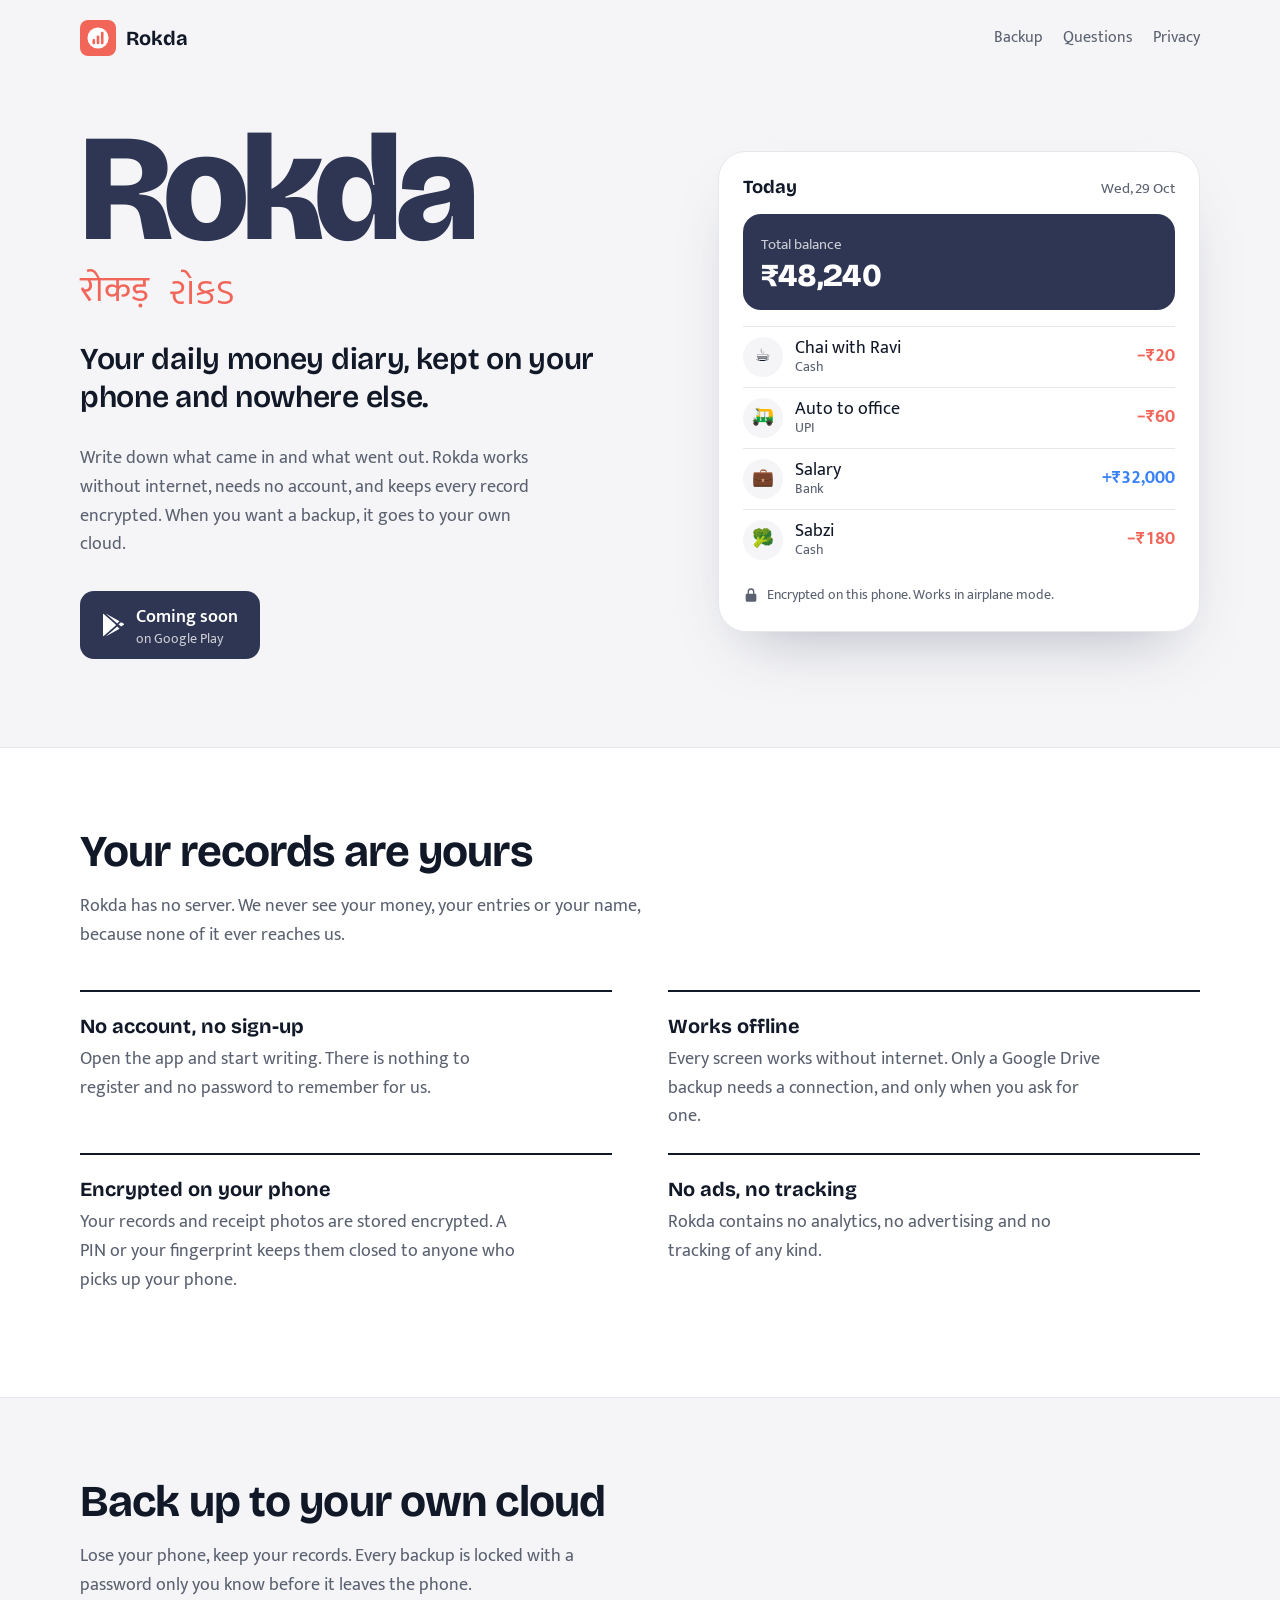
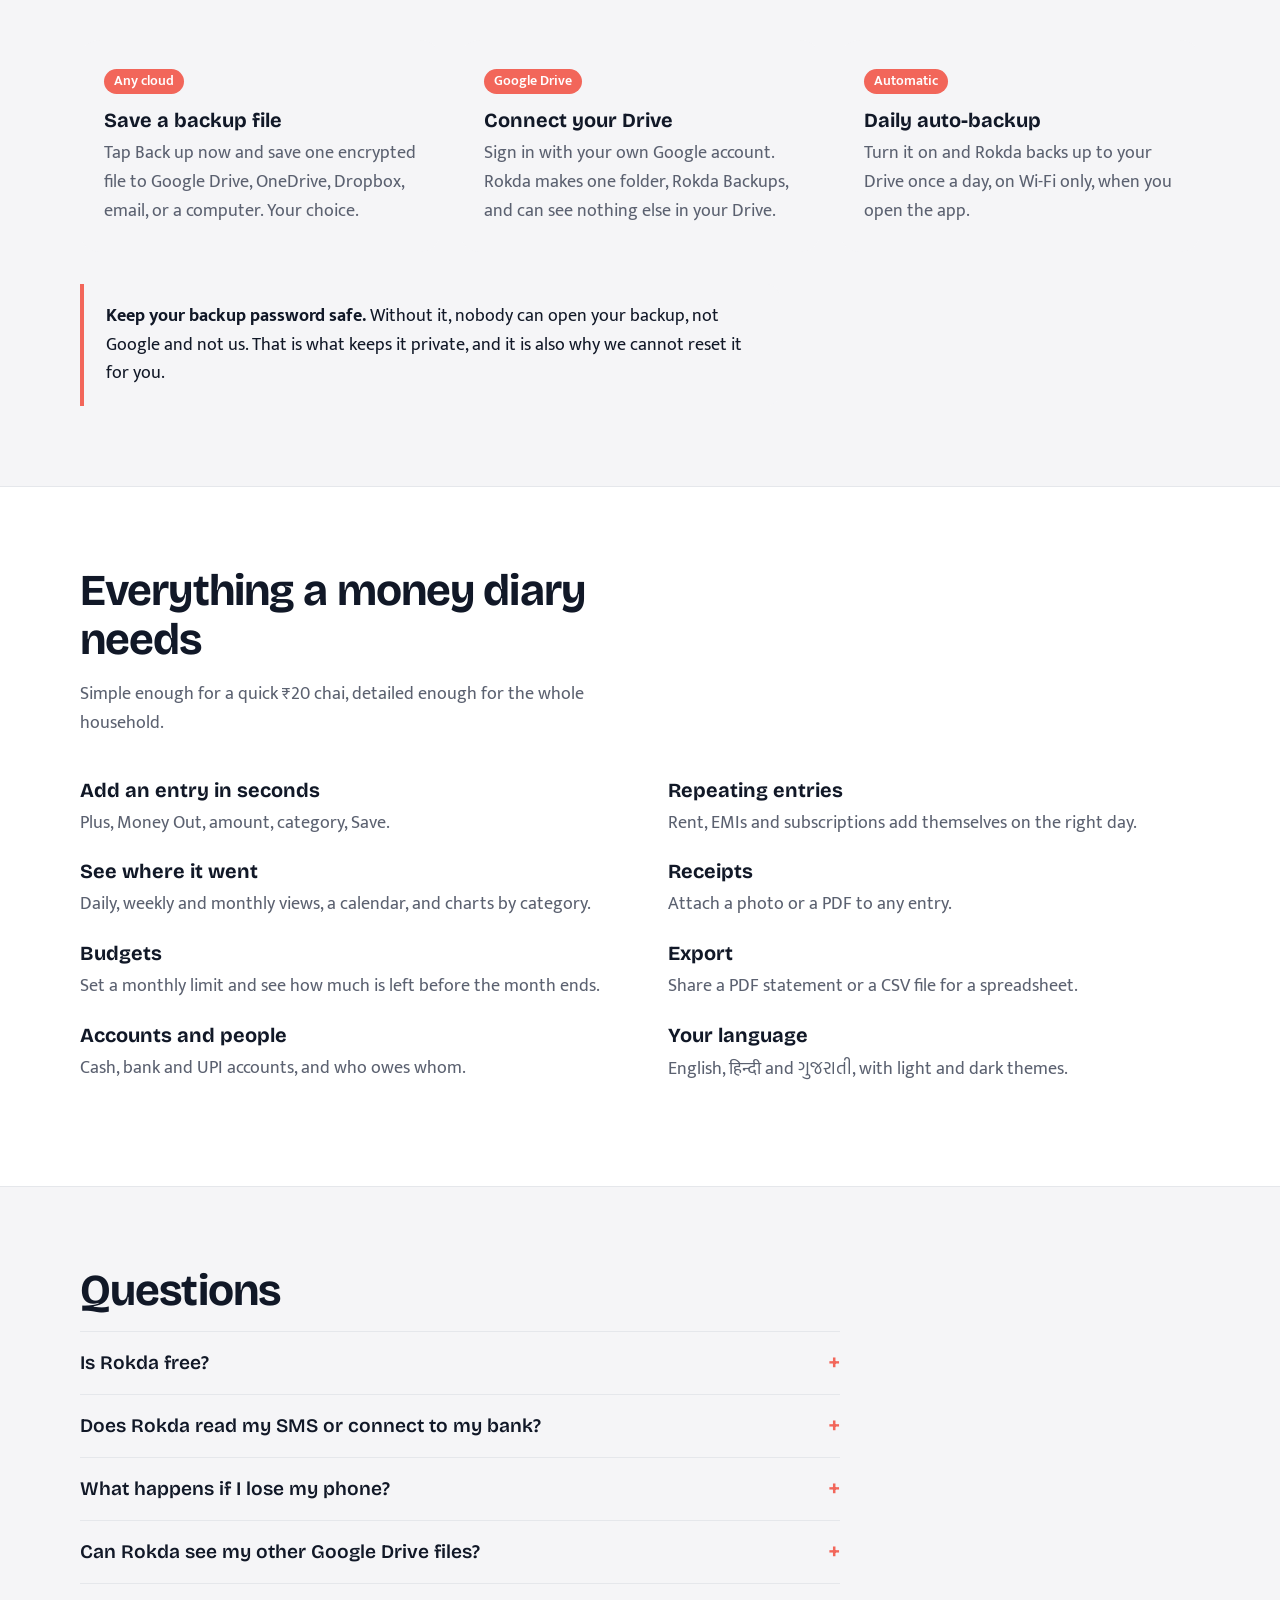
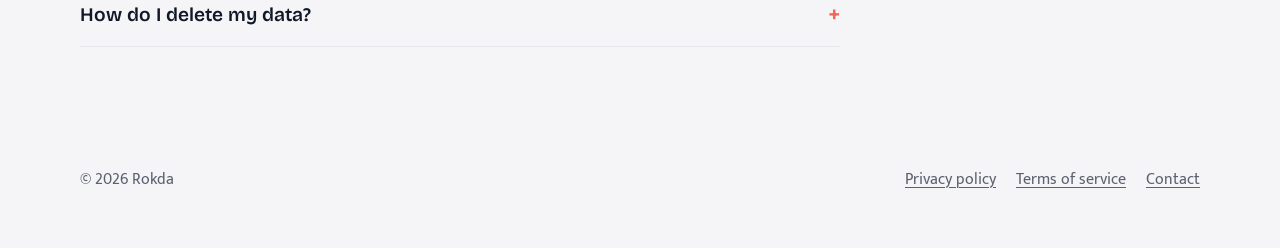
<file: index.html>
<!doctype html>
<html lang="en">
<head>
  <meta charset="utf-8">
  <meta name="viewport" content="width=device-width, initial-scale=1">
  <title>Rokda: Daily Money Diary</title>
  <meta name="description" content="Rokda is a private money diary for Android. It works offline, keeps your records encrypted on your phone, and backs up to your own Google Drive or any cloud you choose.">
  <!-- Google Search Console: paste your verification tag here to prove you own this site (needed for the Google sign-in consent screen). -->
  <!-- <meta name="google-site-verification" content="PASTE-CODE-HERE"> -->
  <meta property="og:title" content="Rokda: Daily Money Diary">
  <meta property="og:description" content="A private, offline money diary for Android. Your records stay on your phone.">
  <meta property="og:image" content="icon.png">
  <meta name="theme-color" content="#F2665A">
  <link rel="icon" href="logo.svg" type="image/svg+xml">
  <link rel="apple-touch-icon" href="icon.png">
  <link rel="preconnect" href="https://fonts.googleapis.com">
  <link rel="preconnect" href="https://fonts.gstatic.com" crossorigin>
  <link href="https://fonts.googleapis.com/css2?family=Bricolage+Grotesque:opsz,wght@12..96,600;12..96,700;12..96,800&family=Hind+Vadodara:wght@400;600&family=Mukta:wght@400;600;700&display=swap" rel="stylesheet">
  <link rel="stylesheet" href="styles.css">
</head>
<body>
  <a class="skip" href="#main">Skip to content</a>

  <header class="wrap top">
    <a class="brand" href="./"><img src="logo.svg" alt="" width="36" height="36">Rokda</a>
    <nav aria-label="Main">
      <a href="#backup">Backup</a>
      <a href="#faq">Questions</a>
      <a href="privacy.html">Privacy</a>
    </nav>
  </header>

  <main id="main">
    <div class="wrap hero">
      <div>
        <h1 class="wordmark">Rokda</h1>
        <p class="scripts" lang="hi"><span>रोकड़</span><span class="gu" lang="gu">રોકડ</span></p>
        <p class="lede">Your daily money diary, kept on your phone and nowhere else.</p>
        <p class="sub">Write down what came in and what went out. Rokda works without internet, needs no account, and keeps every record encrypted. When you want a backup, it goes to your own cloud.</p>
        <!-- When the app is live, change this to: <a class="get" href="https://play.google.com/store/apps/details?id=com.rokda.app"> and remove aria-disabled. -->
        <a class="get" aria-disabled="true" role="link">
          <svg width="22" height="24" viewBox="0 0 22 24" aria-hidden="true"><path fill="currentColor" d="M1 1.3v21.4c0 .4.4.6.7.4l12-10.7c.2-.2.2-.6 0-.8L1.7.9C1.4.7 1 .9 1 1.3Zm14.2 9.2L3.7.4l13.8 7.9-2.3 2.2Zm0 3 2.3 2.2L3.7 23.6l11.5-10.1Zm3.9-4.3 2.4 1.4c.7.4.7 1 0 1.4l-2.4 1.4-2.6-2.1 2.6-2.1Z"/></svg>
          <span>Coming soon<small>on Google Play</small></span>
        </a>
      </div>

      <figure class="diary" aria-label="Example of a day in Rokda">
        <div class="diary-head"><strong>Today</strong><span>Wed, 29 Oct</span></div>
        <div class="balance"><span>Total balance</span><b>₹48,240</b></div>
        <ol class="entries">
          <li><span class="dot" aria-hidden="true">☕</span><span class="what">Chai with Ravi<small>Cash</small></span><span class="amt out">−₹20</span></li>
          <li><span class="dot" aria-hidden="true">🛺</span><span class="what">Auto to office<small>UPI</small></span><span class="amt out">−₹60</span></li>
          <li><span class="dot" aria-hidden="true">💼</span><span class="what">Salary<small>Bank</small></span><span class="amt in">+₹32,000</span></li>
          <li><span class="dot" aria-hidden="true">🥦</span><span class="what">Sabzi<small>Cash</small></span><span class="amt out">−₹180</span></li>
        </ol>
        <figcaption class="diary-foot">
          <svg width="16" height="16" viewBox="0 0 24 24" aria-hidden="true"><path fill="currentColor" d="M12 2a5 5 0 0 0-5 5v3H6a2 2 0 0 0-2 2v8a2 2 0 0 0 2 2h12a2 2 0 0 0 2-2v-8a2 2 0 0 0-2-2h-1V7a5 5 0 0 0-5-5Zm-3 8V7a3 3 0 0 1 6 0v3H9Z"/></svg>
          Encrypted on this phone. Works in airplane mode.
        </figcaption>
      </figure>
    </div>

    <div class="band">
      <section class="wrap" aria-labelledby="promise-h">
        <h2 id="promise-h">Your records are yours</h2>
        <p class="intro">Rokda has no server. We never see your money, your entries or your name, because none of it ever reaches us.</p>
        <ul class="promise">
          <li><h3>No account, no sign-up</h3><p>Open the app and start writing. There is nothing to register and no password to remember for us.</p></li>
          <li><h3>Works offline</h3><p>Every screen works without internet. Only a Google Drive backup needs a connection, and only when you ask for one.</p></li>
          <li><h3>Encrypted on your phone</h3><p>Your records and receipt photos are stored encrypted. A PIN or your fingerprint keeps them closed to anyone who picks up your phone.</p></li>
          <li><h3>No ads, no tracking</h3><p>Rokda contains no analytics, no advertising and no tracking of any kind.</p></li>
        </ul>
      </section>
    </div>

    <section class="wrap" id="backup" aria-labelledby="backup-h">
      <h2 id="backup-h">Back up to your own cloud</h2>
      <p class="intro">Lose your phone, keep your records. Every backup is locked with a password only you know before it leaves the phone.</p>
      <ol class="ways">
        <li><span class="tag">Any cloud</span><h3>Save a backup file</h3><p>Tap Back up now and save one encrypted file to Google Drive, OneDrive, Dropbox, email, or a computer. Your choice.</p></li>
        <li><span class="tag">Google Drive</span><h3>Connect your Drive</h3><p>Sign in with your own Google account. Rokda makes one folder, Rokda Backups, and can see nothing else in your Drive.</p></li>
        <li><span class="tag">Automatic</span><h3>Daily auto-backup</h3><p>Turn it on and Rokda backs up to your Drive once a day, on Wi-Fi only, when you open the app.</p></li>
      </ol>
      <p class="keynote"><strong>Keep your backup password safe.</strong> Without it, nobody can open your backup, not Google and not us. That is what keeps it private, and it is also why we cannot reset it for you.</p>
    </section>

    <div class="band">
      <section class="wrap" aria-labelledby="does-h">
        <h2 id="does-h">Everything a money diary needs</h2>
        <p class="intro">Simple enough for a quick ₹20 chai, detailed enough for the whole household.</p>
        <ul class="does">
          <li><h3>Add an entry in seconds</h3><p>Plus, Money Out, amount, category, Save.</p></li>
          <li><h3>See where it went</h3><p>Daily, weekly and monthly views, a calendar, and charts by category.</p></li>
          <li><h3>Budgets</h3><p>Set a monthly limit and see how much is left before the month ends.</p></li>
          <li><h3>Accounts and people</h3><p>Cash, bank and UPI accounts, and who owes whom.</p></li>
          <li><h3>Repeating entries</h3><p>Rent, EMIs and subscriptions add themselves on the right day.</p></li>
          <li><h3>Receipts</h3><p>Attach a photo or a PDF to any entry.</p></li>
          <li><h3>Export</h3><p>Share a PDF statement or a CSV file for a spreadsheet.</p></li>
          <li><h3>Your language</h3><p>English, हिन्दी and <span lang="gu" style="font-family: var(--gujarati)">ગુજરાતી</span>, with light and dark themes.</p></li>
        </ul>
      </section>
    </div>

    <section class="wrap" id="faq" aria-labelledby="faq-h">
      <h2 id="faq-h">Questions</h2>
      <div class="faq">
        <details>
          <summary>Is Rokda free?</summary>
          <p>Yes. There are no ads and no paid features.</p>
        </details>
        <details>
          <summary>Does Rokda read my SMS or connect to my bank?</summary>
          <p>No. You write your entries yourself. Rokda never asks for SMS access or bank logins.</p>
        </details>
        <details>
          <summary>What happens if I lose my phone?</summary>
          <p>Install Rokda on your new phone, then restore from your backup file or connect the same Google account. Type your backup password and everything comes back, including receipts.</p>
        </details>
        <details>
          <summary>Can Rokda see my other Google Drive files?</summary>
          <p>No. Rokda asks Google only for access to files it creates itself. It cannot see, open or change anything else in your Drive.</p>
        </details>
        <details>
          <summary>How do I delete my data?</summary>
          <p>In the app, go to Settings and choose Delete all data. To remove Drive backups, delete the Rokda Backups folder in your Google Drive. Uninstalling the app also removes everything stored on the phone.</p>
        </details>
      </div>
    </section>
  </main>

  <footer>
    <div class="wrap">
      <span>© 2026 Rokda</span>
      <nav aria-label="Footer">
        <a href="privacy.html">Privacy policy</a>
        <a href="terms.html">Terms of service</a>
        <!-- Change to your support email address -->
        <a href="mailto:uttampipliya4@gmail.com">Contact</a>
      </nav>
    </div>
  </footer>
</body>
</html>
</file>
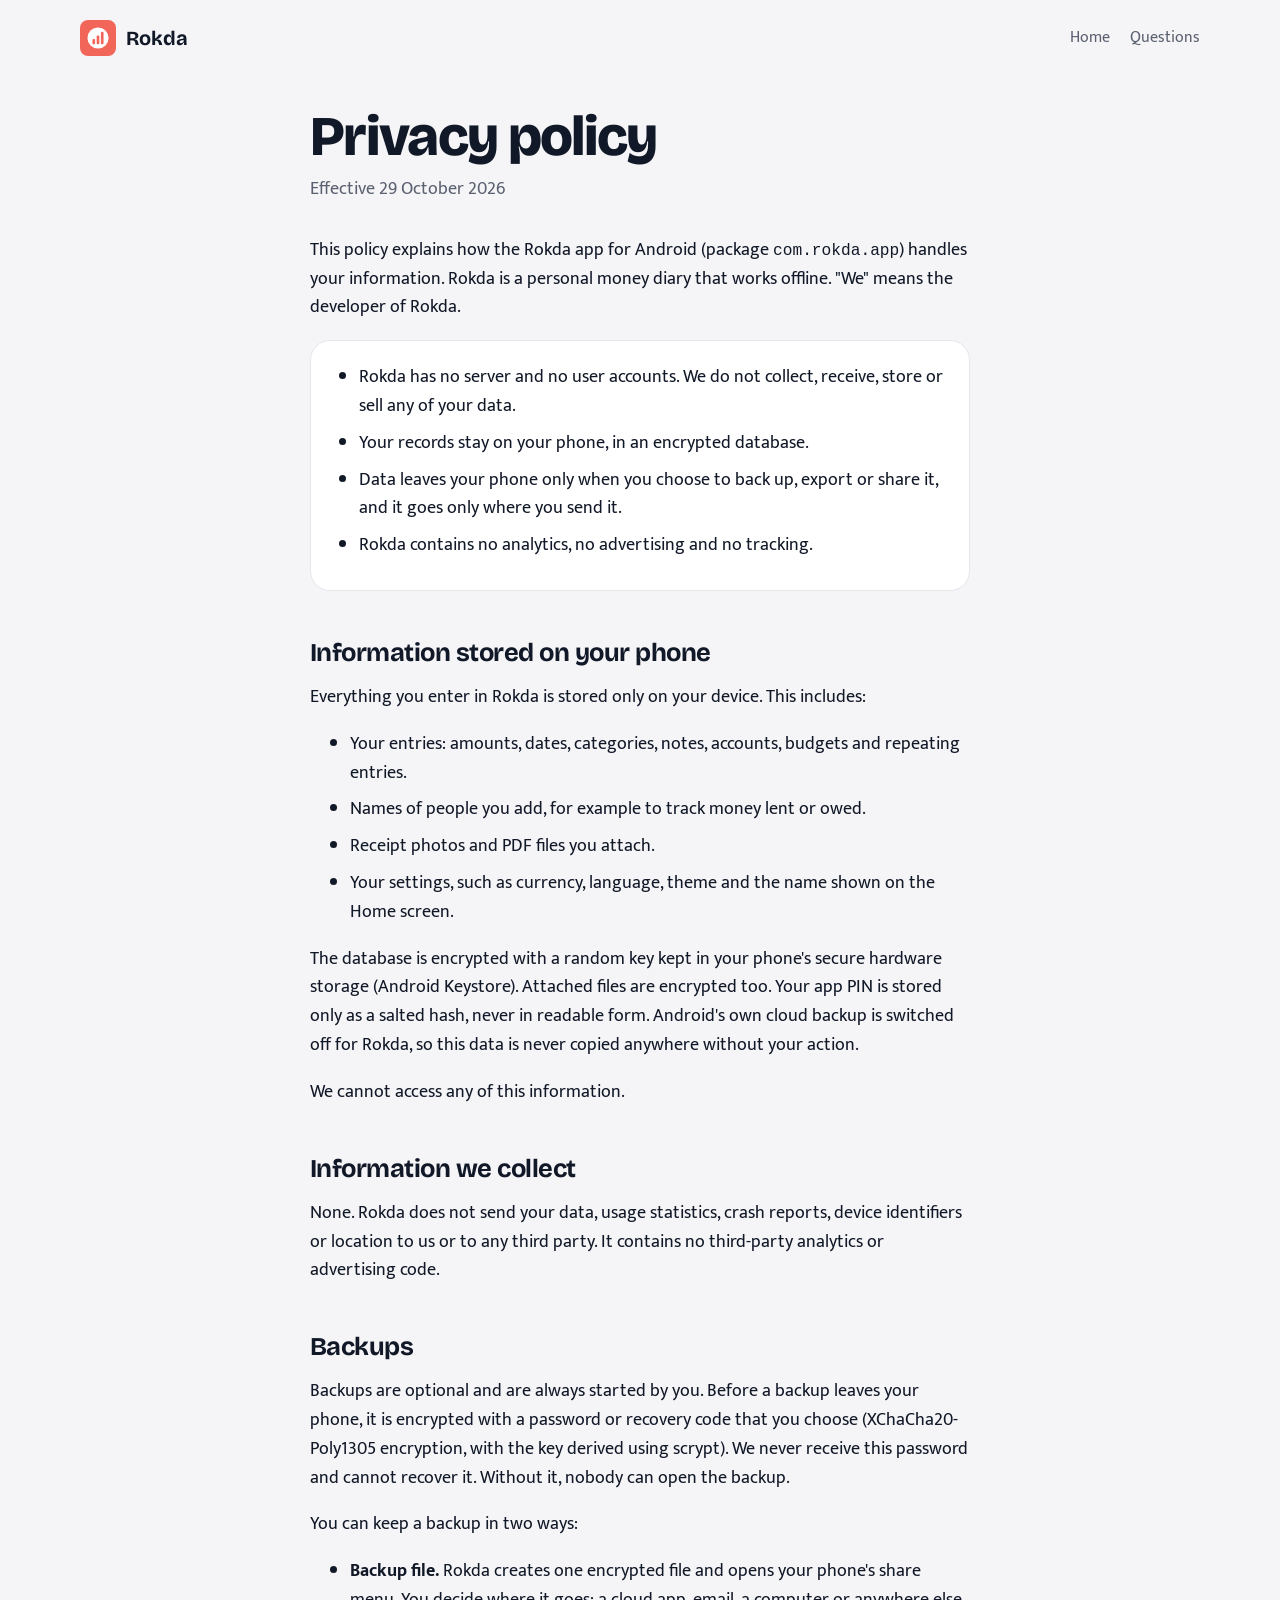
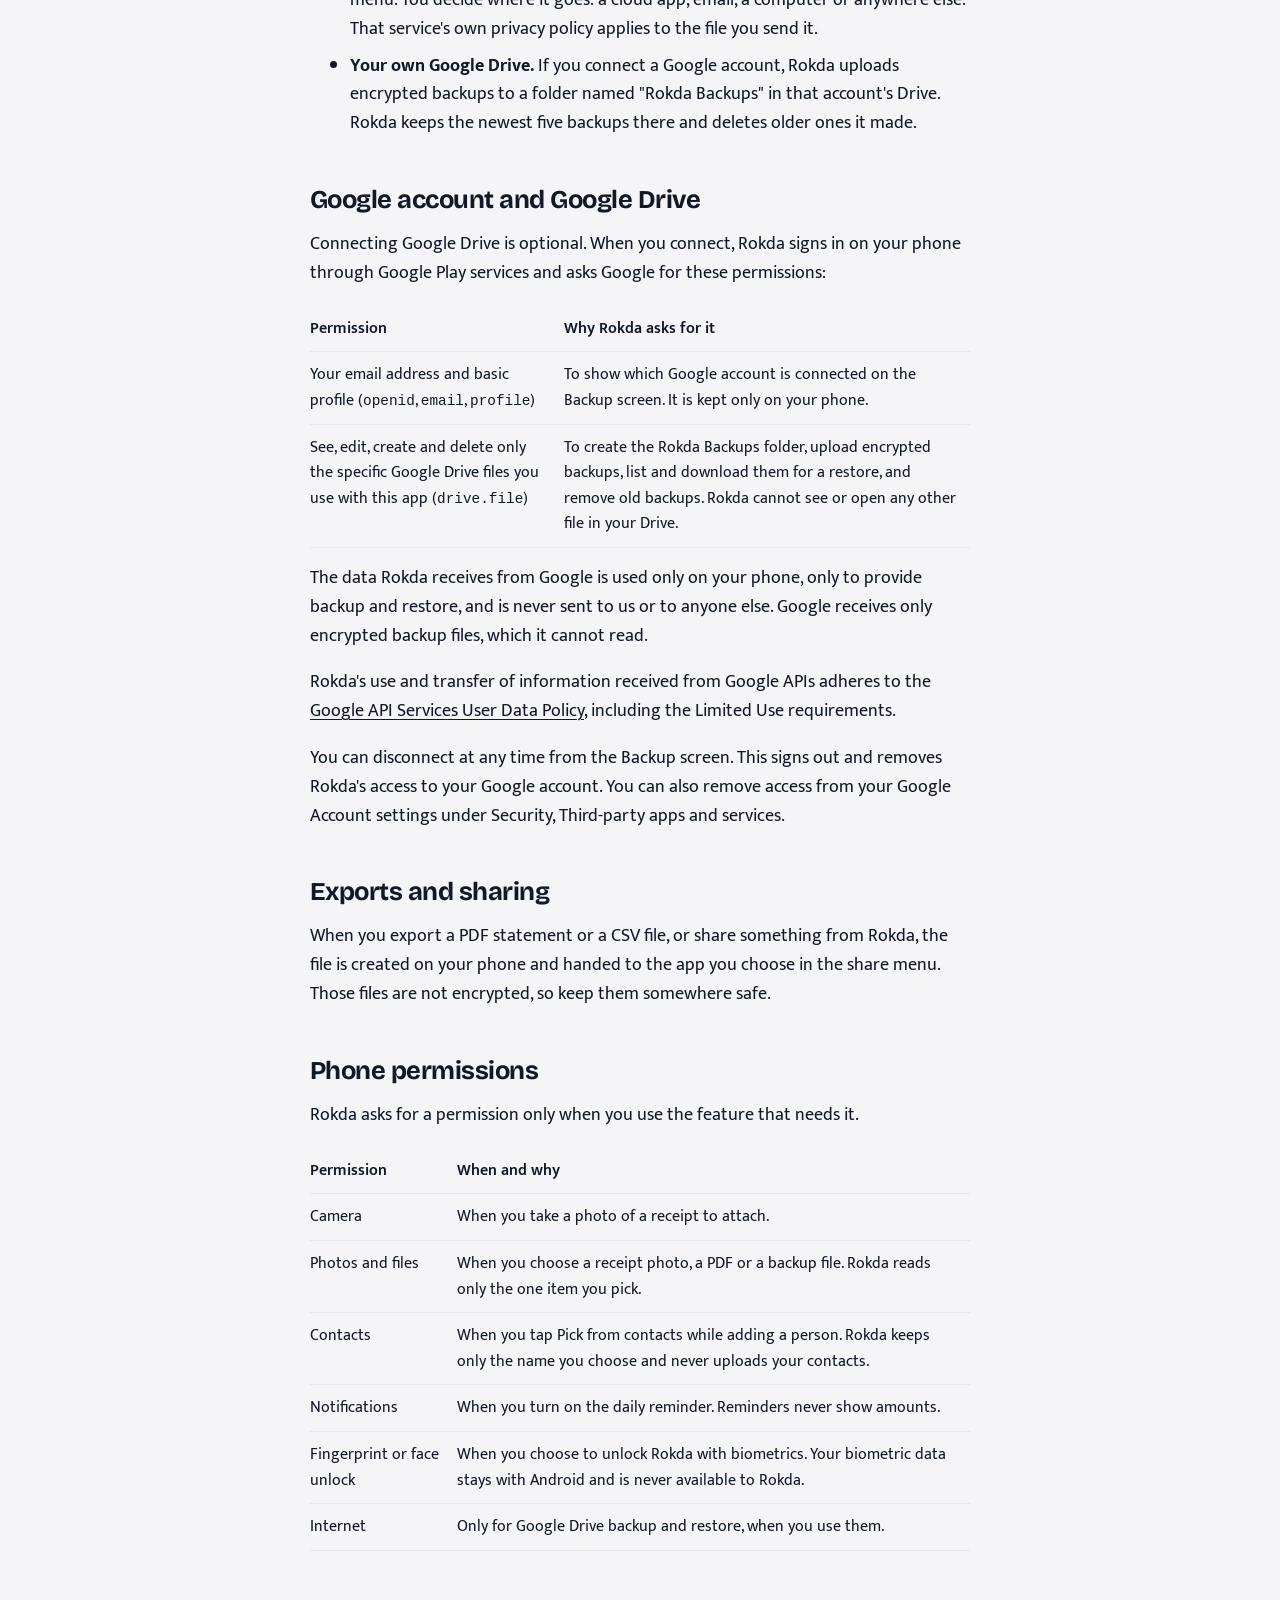
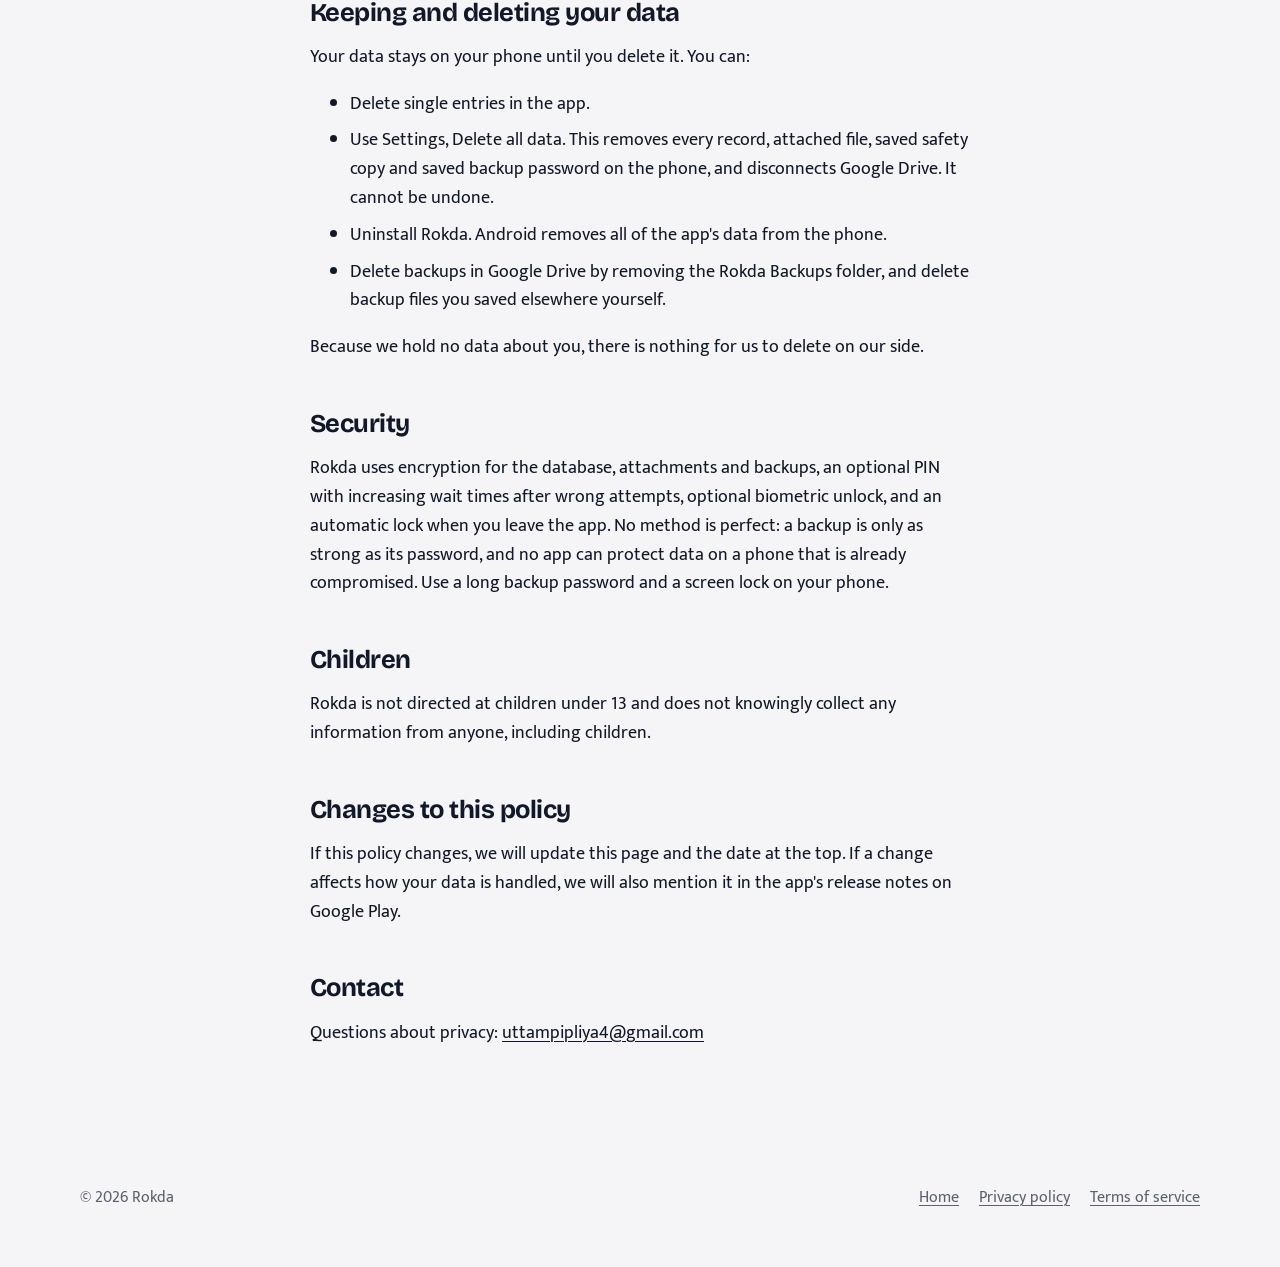
<file: privacy.html>
<!doctype html>
<html lang="en">
<head>
  <meta charset="utf-8">
  <meta name="viewport" content="width=device-width, initial-scale=1">
  <title>Privacy Policy · Rokda</title>
  <meta name="description" content="How Rokda handles your data: everything stays encrypted on your phone, and backups go only where you choose.">
  <meta name="theme-color" content="#F2665A">
  <link rel="icon" href="logo.svg" type="image/svg+xml">
  <link rel="preconnect" href="https://fonts.googleapis.com">
  <link rel="preconnect" href="https://fonts.gstatic.com" crossorigin>
  <link href="https://fonts.googleapis.com/css2?family=Bricolage+Grotesque:opsz,wght@12..96,600;12..96,700;12..96,800&family=Mukta:wght@400;600;700&display=swap" rel="stylesheet">
  <link rel="stylesheet" href="styles.css">
</head>
<body>
  <a class="skip" href="#main">Skip to content</a>

  <header class="wrap top">
    <a class="brand" href="./"><img src="logo.svg" alt="" width="36" height="36">Rokda</a>
    <nav aria-label="Main">
      <a href="./">Home</a>
      <a href="./#faq">Questions</a>
    </nav>
  </header>

  <main id="main" class="wrap doc">
    <h1>Privacy policy</h1>
    <p class="date">Effective 29 October 2026</p>

    <p>This policy explains how the Rokda app for Android (package <code>com.rokda.app</code>) handles your information. Rokda is a personal money diary that works offline. "We" means the developer of Rokda.</p>

    <div class="summary">
      <ul>
        <li>Rokda has no server and no user accounts. We do not collect, receive, store or sell any of your data.</li>
        <li>Your records stay on your phone, in an encrypted database.</li>
        <li>Data leaves your phone only when you choose to back up, export or share it, and it goes only where you send it.</li>
        <li>Rokda contains no analytics, no advertising and no tracking.</li>
      </ul>
    </div>

    <h2>Information stored on your phone</h2>
    <p>Everything you enter in Rokda is stored only on your device. This includes:</p>
    <ul>
      <li>Your entries: amounts, dates, categories, notes, accounts, budgets and repeating entries.</li>
      <li>Names of people you add, for example to track money lent or owed.</li>
      <li>Receipt photos and PDF files you attach.</li>
      <li>Your settings, such as currency, language, theme and the name shown on the Home screen.</li>
    </ul>
    <p>The database is encrypted with a random key kept in your phone's secure hardware storage (Android Keystore). Attached files are encrypted too. Your app PIN is stored only as a salted hash, never in readable form. Android's own cloud backup is switched off for Rokda, so this data is never copied anywhere without your action.</p>
    <p>We cannot access any of this information.</p>

    <h2>Information we collect</h2>
    <p>None. Rokda does not send your data, usage statistics, crash reports, device identifiers or location to us or to any third party. It contains no third-party analytics or advertising code.</p>

    <h2>Backups</h2>
    <p>Backups are optional and are always started by you. Before a backup leaves your phone, it is encrypted with a password or recovery code that you choose (XChaCha20-Poly1305 encryption, with the key derived using scrypt). We never receive this password and cannot recover it. Without it, nobody can open the backup.</p>
    <p>You can keep a backup in two ways:</p>
    <ul>
      <li><strong>Backup file.</strong> Rokda creates one encrypted file and opens your phone's share menu. You decide where it goes: a cloud app, email, a computer or anywhere else. That service's own privacy policy applies to the file you send it.</li>
      <li><strong>Your own Google Drive.</strong> If you connect a Google account, Rokda uploads encrypted backups to a folder named "Rokda Backups" in that account's Drive. Rokda keeps the newest five backups there and deletes older ones it made.</li>
    </ul>

    <h2>Google account and Google Drive</h2>
    <p>Connecting Google Drive is optional. When you connect, Rokda signs in on your phone through Google Play services and asks Google for these permissions:</p>
    <table>
      <thead><tr><th>Permission</th><th>Why Rokda asks for it</th></tr></thead>
      <tbody>
        <tr><td>Your email address and basic profile (<code>openid</code>, <code>email</code>, <code>profile</code>)</td><td>To show which Google account is connected on the Backup screen. It is kept only on your phone.</td></tr>
        <tr><td>See, edit, create and delete only the specific Google Drive files you use with this app (<code>drive.file</code>)</td><td>To create the Rokda Backups folder, upload encrypted backups, list and download them for a restore, and remove old backups. Rokda cannot see or open any other file in your Drive.</td></tr>
      </tbody>
    </table>
    <p>The data Rokda receives from Google is used only on your phone, only to provide backup and restore, and is never sent to us or to anyone else. Google receives only encrypted backup files, which it cannot read.</p>
    <p>Rokda's use and transfer of information received from Google APIs adheres to the <a href="https://developers.google.com/terms/api-services-user-data-policy">Google API Services User Data Policy</a>, including the Limited Use requirements.</p>
    <p>You can disconnect at any time from the Backup screen. This signs out and removes Rokda's access to your Google account. You can also remove access from your Google Account settings under Security, Third-party apps and services.</p>

    <h2>Exports and sharing</h2>
    <p>When you export a PDF statement or a CSV file, or share something from Rokda, the file is created on your phone and handed to the app you choose in the share menu. Those files are not encrypted, so keep them somewhere safe.</p>

    <h2>Phone permissions</h2>
    <p>Rokda asks for a permission only when you use the feature that needs it.</p>
    <table>
      <thead><tr><th>Permission</th><th>When and why</th></tr></thead>
      <tbody>
        <tr><td>Camera</td><td>When you take a photo of a receipt to attach.</td></tr>
        <tr><td>Photos and files</td><td>When you choose a receipt photo, a PDF or a backup file. Rokda reads only the one item you pick.</td></tr>
        <tr><td>Contacts</td><td>When you tap Pick from contacts while adding a person. Rokda keeps only the name you choose and never uploads your contacts.</td></tr>
        <tr><td>Notifications</td><td>When you turn on the daily reminder. Reminders never show amounts.</td></tr>
        <tr><td>Fingerprint or face unlock</td><td>When you choose to unlock Rokda with biometrics. Your biometric data stays with Android and is never available to Rokda.</td></tr>
        <tr><td>Internet</td><td>Only for Google Drive backup and restore, when you use them.</td></tr>
      </tbody>
    </table>

    <h2>Keeping and deleting your data</h2>
    <p>Your data stays on your phone until you delete it. You can:</p>
    <ul>
      <li>Delete single entries in the app.</li>
      <li>Use Settings, Delete all data. This removes every record, attached file, saved safety copy and saved backup password on the phone, and disconnects Google Drive. It cannot be undone.</li>
      <li>Uninstall Rokda. Android removes all of the app's data from the phone.</li>
      <li>Delete backups in Google Drive by removing the Rokda Backups folder, and delete backup files you saved elsewhere yourself.</li>
    </ul>
    <p>Because we hold no data about you, there is nothing for us to delete on our side.</p>

    <h2>Security</h2>
    <p>Rokda uses encryption for the database, attachments and backups, an optional PIN with increasing wait times after wrong attempts, optional biometric unlock, and an automatic lock when you leave the app. No method is perfect: a backup is only as strong as its password, and no app can protect data on a phone that is already compromised. Use a long backup password and a screen lock on your phone.</p>

    <h2>Children</h2>
    <p>Rokda is not directed at children under 13 and does not knowingly collect any information from anyone, including children.</p>

    <h2>Changes to this policy</h2>
    <p>If this policy changes, we will update this page and the date at the top. If a change affects how your data is handled, we will also mention it in the app's release notes on Google Play.</p>

    <h2>Contact</h2>
    <!-- Change to your support email address (use the same one as in Google Play Console and Google Cloud) -->
    <p>Questions about privacy: <a href="mailto:uttampipliya4@gmail.com">uttampipliya4@gmail.com</a></p>
  </main>

  <footer>
    <div class="wrap">
      <span>© 2026 Rokda</span>
      <nav aria-label="Footer">
        <a href="./">Home</a>
        <a href="privacy.html">Privacy policy</a>
        <a href="terms.html">Terms of service</a>
      </nav>
    </div>
  </footer>
</body>
</html>
</file>
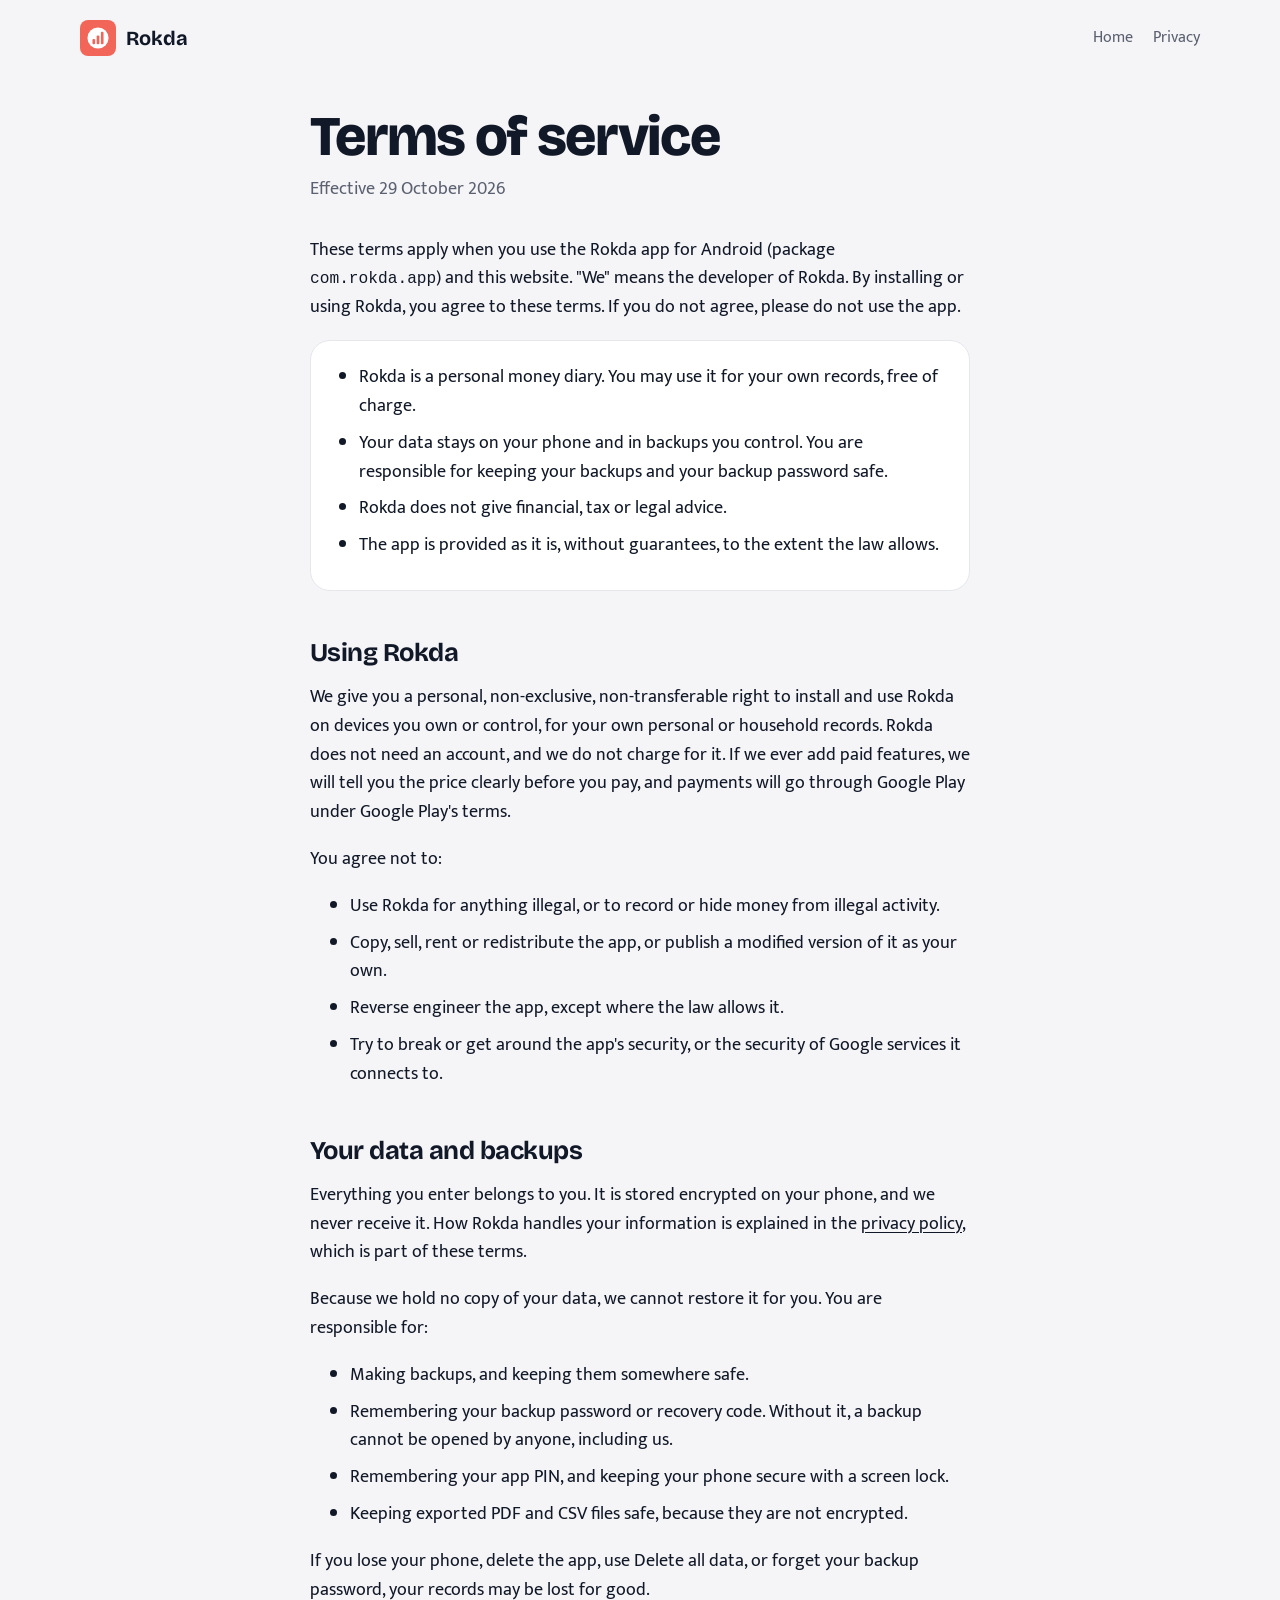
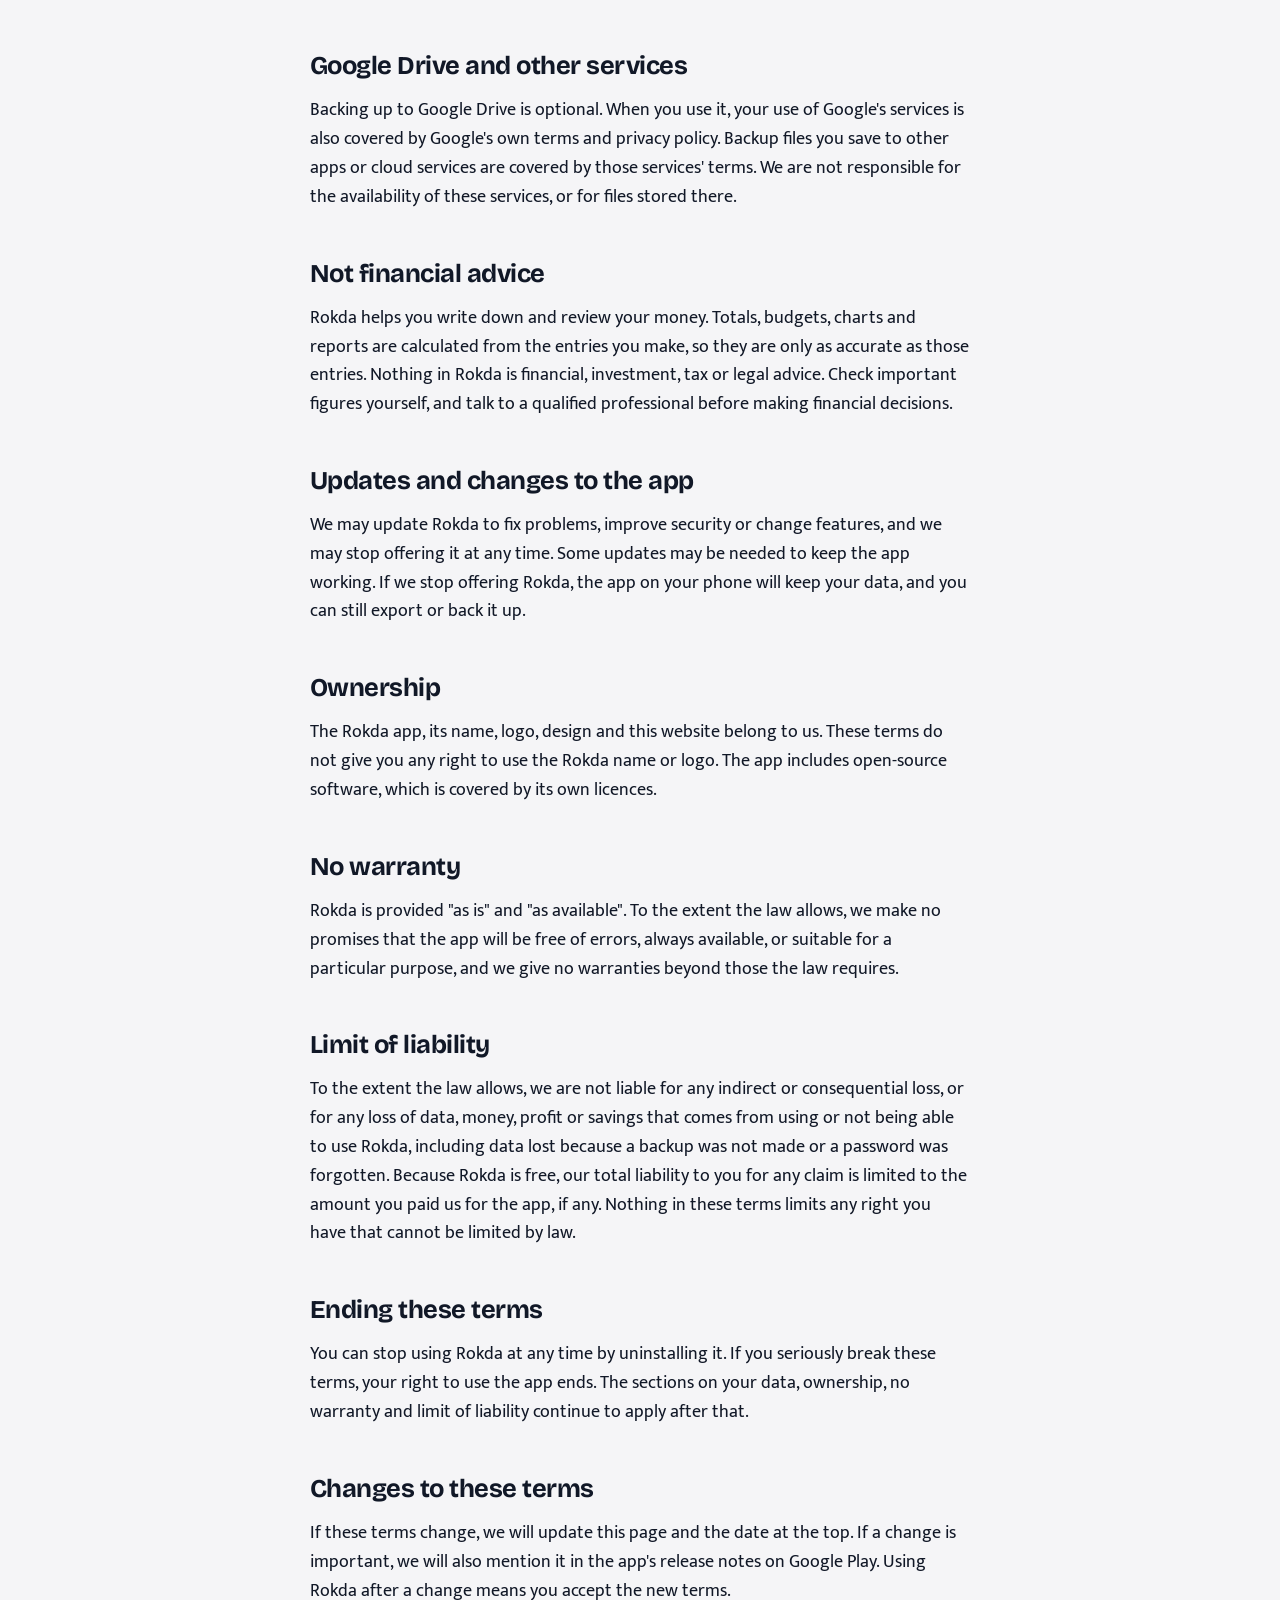
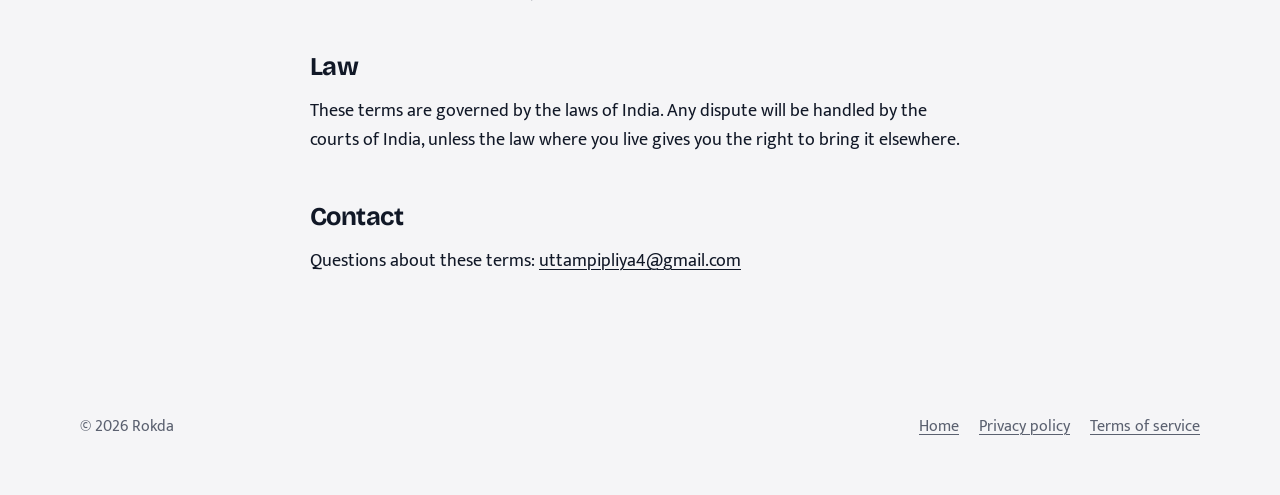
<file: terms.html>
<!doctype html>
<html lang="en">
<head>
  <meta charset="utf-8">
  <meta name="viewport" content="width=device-width, initial-scale=1">
  <title>Terms of Service · Rokda</title>
  <meta name="description" content="The terms for using the Rokda money diary app for Android.">
  <meta name="theme-color" content="#F2665A">
  <link rel="icon" href="logo.svg" type="image/svg+xml">
  <link rel="preconnect" href="https://fonts.googleapis.com">
  <link rel="preconnect" href="https://fonts.gstatic.com" crossorigin>
  <link href="https://fonts.googleapis.com/css2?family=Bricolage+Grotesque:opsz,wght@12..96,600;12..96,700;12..96,800&family=Mukta:wght@400;600;700&display=swap" rel="stylesheet">
  <link rel="stylesheet" href="styles.css">
</head>
<body>
  <a class="skip" href="#main">Skip to content</a>

  <header class="wrap top">
    <a class="brand" href="./"><img src="logo.svg" alt="" width="36" height="36">Rokda</a>
    <nav aria-label="Main">
      <a href="./">Home</a>
      <a href="privacy.html">Privacy</a>
    </nav>
  </header>

  <main id="main" class="wrap doc">
    <h1>Terms of service</h1>
    <p class="date">Effective 29 October 2026</p>

    <p>These terms apply when you use the Rokda app for Android (package <code>com.rokda.app</code>) and this website. "We" means the developer of Rokda. By installing or using Rokda, you agree to these terms. If you do not agree, please do not use the app.</p>

    <div class="summary">
      <ul>
        <li>Rokda is a personal money diary. You may use it for your own records, free of charge.</li>
        <li>Your data stays on your phone and in backups you control. You are responsible for keeping your backups and your backup password safe.</li>
        <li>Rokda does not give financial, tax or legal advice.</li>
        <li>The app is provided as it is, without guarantees, to the extent the law allows.</li>
      </ul>
    </div>

    <h2>Using Rokda</h2>
    <p>We give you a personal, non-exclusive, non-transferable right to install and use Rokda on devices you own or control, for your own personal or household records. Rokda does not need an account, and we do not charge for it. If we ever add paid features, we will tell you the price clearly before you pay, and payments will go through Google Play under Google Play's terms.</p>
    <p>You agree not to:</p>
    <ul>
      <li>Use Rokda for anything illegal, or to record or hide money from illegal activity.</li>
      <li>Copy, sell, rent or redistribute the app, or publish a modified version of it as your own.</li>
      <li>Reverse engineer the app, except where the law allows it.</li>
      <li>Try to break or get around the app's security, or the security of Google services it connects to.</li>
    </ul>

    <h2>Your data and backups</h2>
    <p>Everything you enter belongs to you. It is stored encrypted on your phone, and we never receive it. How Rokda handles your information is explained in the <a href="privacy.html">privacy policy</a>, which is part of these terms.</p>
    <p>Because we hold no copy of your data, we cannot restore it for you. You are responsible for:</p>
    <ul>
      <li>Making backups, and keeping them somewhere safe.</li>
      <li>Remembering your backup password or recovery code. Without it, a backup cannot be opened by anyone, including us.</li>
      <li>Remembering your app PIN, and keeping your phone secure with a screen lock.</li>
      <li>Keeping exported PDF and CSV files safe, because they are not encrypted.</li>
    </ul>
    <p>If you lose your phone, delete the app, use Delete all data, or forget your backup password, your records may be lost for good.</p>

    <h2>Google Drive and other services</h2>
    <p>Backing up to Google Drive is optional. When you use it, your use of Google's services is also covered by Google's own terms and privacy policy. Backup files you save to other apps or cloud services are covered by those services' terms. We are not responsible for the availability of these services, or for files stored there.</p>

    <h2>Not financial advice</h2>
    <p>Rokda helps you write down and review your money. Totals, budgets, charts and reports are calculated from the entries you make, so they are only as accurate as those entries. Nothing in Rokda is financial, investment, tax or legal advice. Check important figures yourself, and talk to a qualified professional before making financial decisions.</p>

    <h2>Updates and changes to the app</h2>
    <p>We may update Rokda to fix problems, improve security or change features, and we may stop offering it at any time. Some updates may be needed to keep the app working. If we stop offering Rokda, the app on your phone will keep your data, and you can still export or back it up.</p>

    <h2>Ownership</h2>
    <p>The Rokda app, its name, logo, design and this website belong to us. These terms do not give you any right to use the Rokda name or logo. The app includes open-source software, which is covered by its own licences.</p>

    <h2>No warranty</h2>
    <p>Rokda is provided "as is" and "as available". To the extent the law allows, we make no promises that the app will be free of errors, always available, or suitable for a particular purpose, and we give no warranties beyond those the law requires.</p>

    <h2>Limit of liability</h2>
    <p>To the extent the law allows, we are not liable for any indirect or consequential loss, or for any loss of data, money, profit or savings that comes from using or not being able to use Rokda, including data lost because a backup was not made or a password was forgotten. Because Rokda is free, our total liability to you for any claim is limited to the amount you paid us for the app, if any. Nothing in these terms limits any right you have that cannot be limited by law.</p>

    <h2>Ending these terms</h2>
    <p>You can stop using Rokda at any time by uninstalling it. If you seriously break these terms, your right to use the app ends. The sections on your data, ownership, no warranty and limit of liability continue to apply after that.</p>

    <h2>Changes to these terms</h2>
    <p>If these terms change, we will update this page and the date at the top. If a change is important, we will also mention it in the app's release notes on Google Play. Using Rokda after a change means you accept the new terms.</p>

    <h2>Law</h2>
    <!-- Change this if you live outside India, or want a different city for courts. -->
    <p>These terms are governed by the laws of India. Any dispute will be handled by the courts of India, unless the law where you live gives you the right to bring it elsewhere.</p>

    <h2>Contact</h2>
    <!-- Change to your support email address (use the same one as in Google Play Console and Google Cloud) -->
    <p>Questions about these terms: <a href="mailto:uttampipliya4@gmail.com">uttampipliya4@gmail.com</a></p>
  </main>

  <footer>
    <div class="wrap">
      <span>© 2026 Rokda</span>
      <nav aria-label="Footer">
        <a href="./">Home</a>
        <a href="privacy.html">Privacy policy</a>
        <a href="terms.html">Terms of service</a>
      </nav>
    </div>
  </footer>
</body>
</html>
</file>
<file: styles.css>
/* Rokda site. Colours match the app's theme (app/src/theme/index.ts). */
:root {
  --coral: #F2665A;      /* brand, money out */
  --coral-deep: #D94C40;
  --ink: #2F3654;        /* the app's ink: headers, balance card */
  --blue: #3B82F6;       /* money in */
  --page: #F5F5F7;
  --paper: #FFFFFF;
  --rule: #E5E7EB;
  --text: #111827;
  --dim: #5B6170;
  --on-ink: #FFFFFF;
  --display: "Bricolage Grotesque", "Mukta", system-ui, sans-serif;
  --body: "Mukta", "Hind Vadodara", system-ui, sans-serif;
  --gujarati: "Hind Vadodara", "Mukta", sans-serif;
  --measure: 66ch;
}
@media (prefers-color-scheme: dark) {
  :root {
    --ink: #4A5486;
    --blue: #60A5FA;
    --coral: #F87F74;
    --page: #12141B;
    --paper: #1B1D27;
    --rule: #2A2D3A;
    --text: #F3F4F6;
    --dim: #A3A8B6;
  }
}

* { box-sizing: border-box; }
html { -webkit-text-size-adjust: 100%; }
body {
  margin: 0;
  background: var(--page);
  color: var(--text);
  font: 400 1.125rem/1.6 var(--body);
}
img, svg { display: block; max-width: 100%; }
a { color: inherit; text-decoration-thickness: 1px; text-underline-offset: 3px; }
a:hover { color: var(--coral); }
:focus-visible { outline: 3px solid var(--coral); outline-offset: 3px; border-radius: 4px; }
.wrap { width: min(1120px, 100% - 32px); margin-inline: auto; }
.skip { position: absolute; left: -999px; }
.skip:focus { left: 16px; top: 16px; background: var(--paper); padding: 8px 12px; z-index: 10; }

/* Top bar */
.top { display: flex; align-items: center; justify-content: space-between; padding-block: 20px; }
.brand { display: flex; align-items: center; gap: 10px; font: 700 1.25rem/1 var(--display); text-decoration: none; }
.brand img { width: 36px; height: 36px; }
.top nav { display: flex; gap: 20px; font-size: 1rem; }
.top nav a { text-decoration: none; color: var(--dim); }
.top nav a:hover { color: var(--text); }

/* Hero: the name in three scripts, beside a page of the diary */
.hero { display: grid; grid-template-columns: 1.1fr 0.9fr; gap: 48px; align-items: center; padding-block: 48px 88px; }
.wordmark { margin: 0; font: 800 clamp(4rem, 13vw, 9.5rem)/0.86 var(--display); letter-spacing: -0.045em; color: var(--ink); }
@media (prefers-color-scheme: dark) { .wordmark { color: var(--text); } }
.scripts { display: flex; gap: 20px; margin: 14px 0 28px; font-size: clamp(1.5rem, 3.4vw, 2.25rem); line-height: 1.2; color: var(--coral); }
.scripts .gu { font-family: var(--gujarati); }
.lede { margin: 0 0 28px; max-width: 30ch; font: 600 clamp(1.4rem, 2.6vw, 1.9rem)/1.25 var(--display); letter-spacing: -0.01em; }
.sub { margin: 0 0 32px; max-width: 46ch; color: var(--dim); }
.get { display: inline-flex; align-items: center; gap: 12px; min-height: 52px; padding: 12px 22px; border-radius: 14px; background: var(--ink); color: var(--on-ink); font-weight: 600; text-decoration: none; }
.get:hover { color: var(--on-ink); background: var(--coral-deep); }
.get[aria-disabled="true"] { cursor: default; }
.get[aria-disabled="true"]:hover { background: var(--ink); }
.get small { display: block; font-weight: 400; opacity: 0.75; font-size: 0.85rem; line-height: 1.1; }

/* The diary page */
.diary { margin: 0; background: var(--paper); border-radius: 28px; padding: 24px; box-shadow: 0 30px 60px -30px rgba(47, 54, 84, 0.35); border: 1px solid var(--rule); }
.diary-head { display: flex; justify-content: space-between; align-items: baseline; margin-bottom: 8px; }
.diary-head strong { font: 700 1.15rem/1.2 var(--display); }
.diary-head span { color: var(--dim); font-size: 0.95rem; }
.balance { background: var(--ink); color: var(--on-ink); border-radius: 18px; padding: 16px 18px; margin: 12px 0 16px; }
.balance span { opacity: 0.75; font-size: 0.95rem; }
.balance b { display: block; font: 800 2rem/1.1 var(--display); font-variant-numeric: tabular-nums; letter-spacing: -0.02em; }
.entries { list-style: none; margin: 0; padding: 0; }
.entries li { display: grid; grid-template-columns: 40px 1fr auto; gap: 12px; align-items: center; padding: 10px 0; border-top: 1px solid var(--rule); }
.entries .dot { width: 40px; height: 40px; border-radius: 50%; display: grid; place-items: center; font-size: 1.1rem; background: var(--page); }
.entries .what { line-height: 1.25; }
.entries .what small { display: block; color: var(--dim); font-size: 0.85rem; }
.entries .amt { font-weight: 700; font-variant-numeric: tabular-nums; }
.out { color: var(--coral); }
.in { color: var(--blue); }
.diary-foot { margin: 14px 0 0; color: var(--dim); font-size: 0.9rem; display: flex; align-items: center; gap: 8px; }
.diary-foot svg { flex: none; }

/* One entrance only: the day's entries are written in, one after another. */
@media (prefers-reduced-motion: no-preference) {
  .entries li { opacity: 0; transform: translateY(6px); animation: write 0.45s cubic-bezier(0.2, 0, 0, 1) forwards; }
  .entries li:nth-child(1) { animation-delay: 0.3s; }
  .entries li:nth-child(2) { animation-delay: 0.7s; }
  .entries li:nth-child(3) { animation-delay: 1.1s; }
  .entries li:nth-child(4) { animation-delay: 1.5s; }
  @keyframes write { to { opacity: 1; transform: none; } }
}

/* Sections */
.band { background: var(--paper); border-block: 1px solid var(--rule); }
section { padding-block: 80px; }
h2 { margin: 0 0 16px; font: 700 clamp(1.9rem, 4vw, 2.75rem)/1.1 var(--display); letter-spacing: -0.02em; max-width: 22ch; }
h3 { margin: 0 0 6px; font: 700 1.25rem/1.25 var(--display); }
.intro { margin: 0 0 40px; max-width: 56ch; color: var(--dim); }
p { margin: 0 0 1em; }

/* Promise: plain statements, not cards */
.promise { display: grid; grid-template-columns: repeat(2, 1fr); gap: 0 56px; margin: 0; padding: 0; list-style: none; }
.promise li { padding: 22px 0; border-top: 2px solid var(--text); }
.promise p { color: var(--dim); max-width: 44ch; margin: 0; }

/* Backup choices: a real order, from simplest to automatic */
.ways { display: grid; grid-template-columns: repeat(3, 1fr); gap: 20px; counter-reset: way; list-style: none; margin: 0; padding: 0; }
.ways li { background: var(--page); border-radius: 20px; padding: 26px 24px; }
.ways .tag { display: inline-block; margin-bottom: 14px; padding: 2px 10px; border-radius: 999px; background: var(--coral); color: #fff; font-size: 0.85rem; font-weight: 600; }
.ways p { color: var(--dim); margin: 0; }
.keynote { margin: 32px 0 0; padding: 18px 22px; border-left: 4px solid var(--coral); background: var(--page); border-radius: 0 14px 14px 0; max-width: 70ch; }

/* What it does: a simple two-column list */
.does { columns: 2 320px; column-gap: 56px; margin: 0; padding: 0; list-style: none; }
.does li { break-inside: avoid; padding: 0 0 22px; }
.does p { margin: 0; color: var(--dim); }

/* FAQ */
.faq { max-width: 760px; }
.faq details { border-top: 1px solid var(--rule); padding: 18px 0; }
.faq details:last-child { border-bottom: 1px solid var(--rule); }
.faq summary { cursor: pointer; font: 600 1.2rem/1.35 var(--display); list-style: none; display: flex; justify-content: space-between; gap: 16px; }
.faq summary::-webkit-details-marker { display: none; }
.faq summary::after { content: "+"; color: var(--coral); font-size: 1.5rem; line-height: 1; transition: transform 0.2s; }
.faq details[open] summary::after { transform: rotate(45deg); }
.faq details p { margin: 12px 0 0; color: var(--dim); max-width: var(--measure); }

/* Footer */
footer { padding-block: 40px 56px; color: var(--dim); font-size: 1rem; }
footer .wrap { display: flex; flex-wrap: wrap; justify-content: space-between; gap: 16px; }
footer nav { display: flex; flex-wrap: wrap; gap: 20px; }

/* Privacy policy page */
.doc { max-width: var(--measure); padding-block: 32px 80px; }
.doc h1 { margin: 0 0 8px; font: 800 clamp(2.25rem, 6vw, 3.5rem)/1.05 var(--display); letter-spacing: -0.03em; }
.doc .date { color: var(--dim); margin: 0 0 32px; }
.doc h2 { font-size: 1.6rem; margin-top: 48px; max-width: none; }
.doc .summary { background: var(--paper); border: 1px solid var(--rule); border-radius: 20px; padding: 22px 26px; }
.doc .summary ul { margin: 0; padding-left: 1.2em; }
.doc li { margin-bottom: 8px; }
.doc table { width: 100%; border-collapse: collapse; font-size: 1rem; margin: 8px 0 16px; }
.doc th, .doc td { text-align: left; vertical-align: top; padding: 10px 12px 10px 0; border-bottom: 1px solid var(--rule); }
.doc th { font-weight: 600; }
.doc code { font-size: 0.9em; overflow-wrap: anywhere; }

@media (max-width: 860px) {
  .hero { grid-template-columns: 1fr; gap: 40px; padding-block: 24px 64px; }
  .promise { grid-template-columns: 1fr; }
  .ways { grid-template-columns: 1fr; }
  section { padding-block: 56px; }
}
@media (max-width: 480px) {
  .top nav { gap: 14px; font-size: 0.95rem; }
  .diary { padding: 18px; border-radius: 22px; }
  .doc table, .doc thead, .doc tbody, .doc tr, .doc th, .doc td { display: block; }
  .doc thead { display: none; }
  .doc td { padding: 4px 0; border: 0; }
  .doc tr { padding: 10px 0; border-bottom: 1px solid var(--rule); }
  .doc td:first-child { font-weight: 600; }
}
</file>
